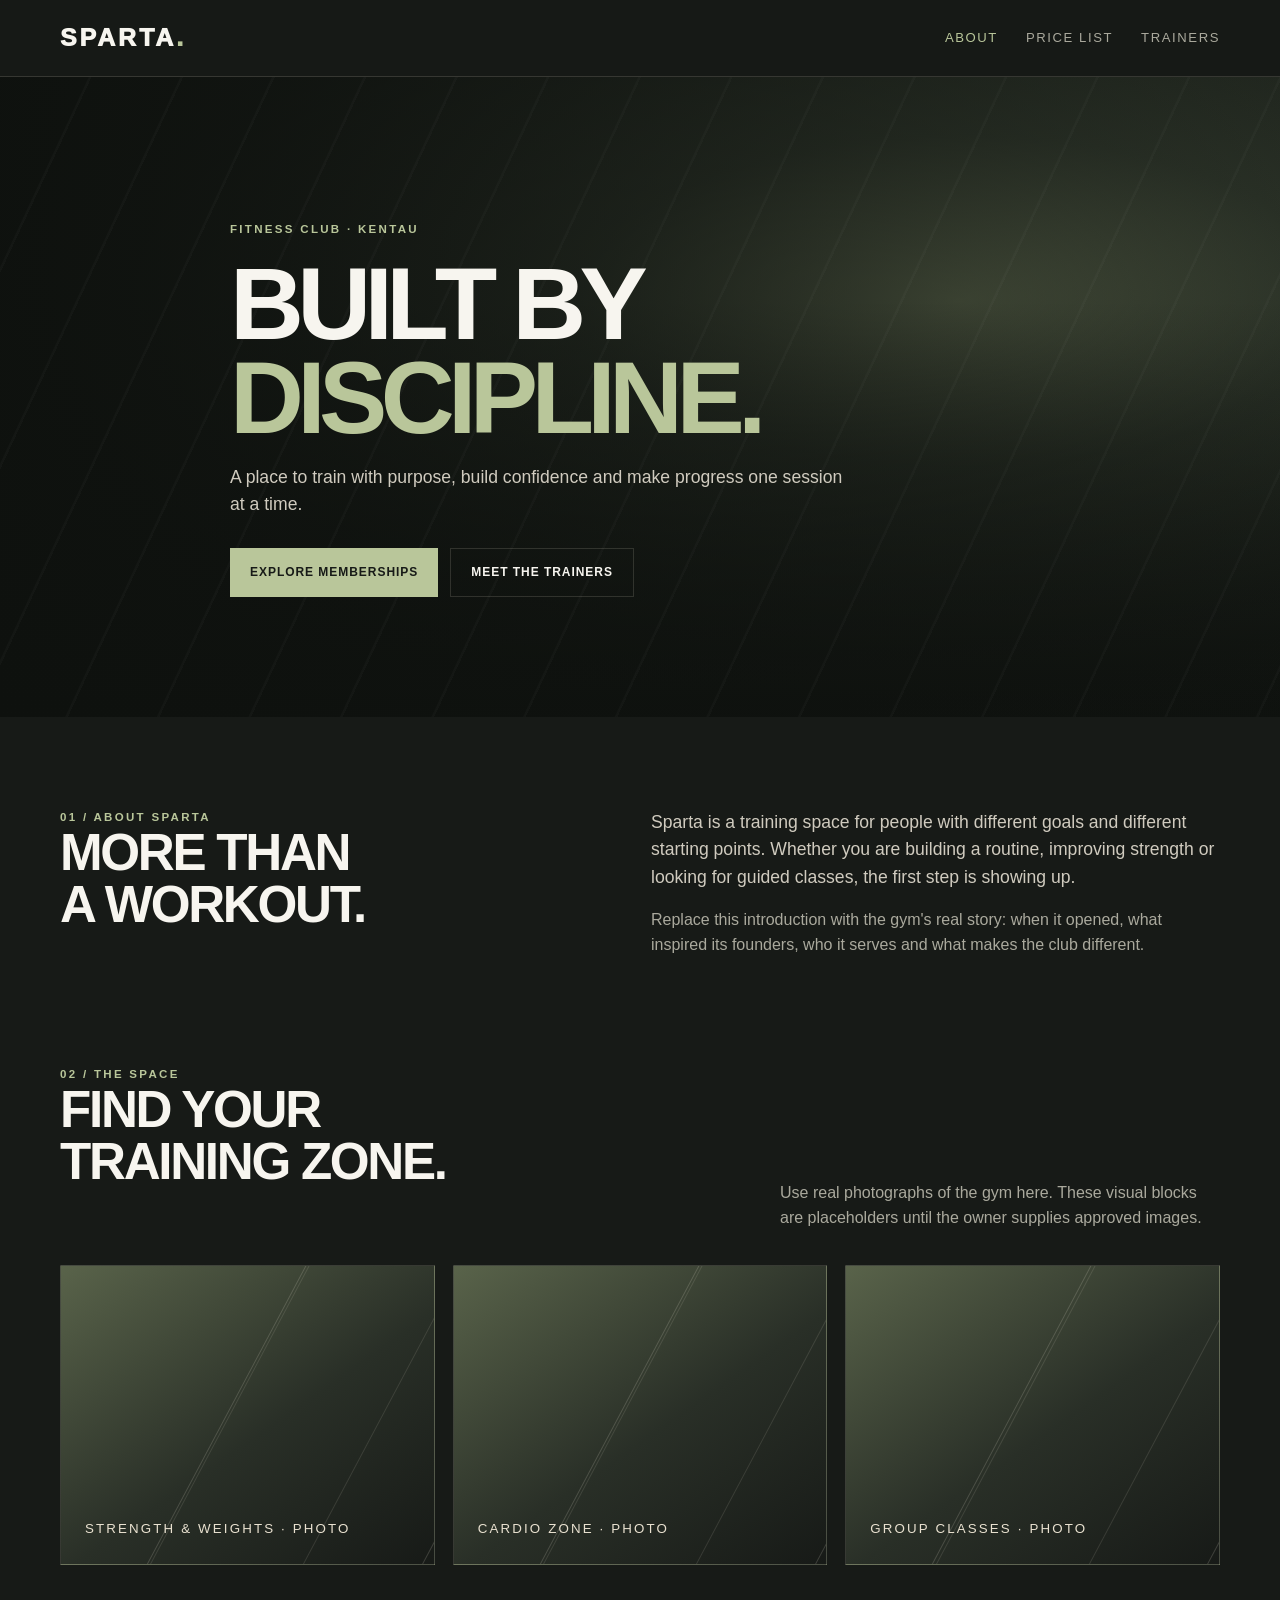
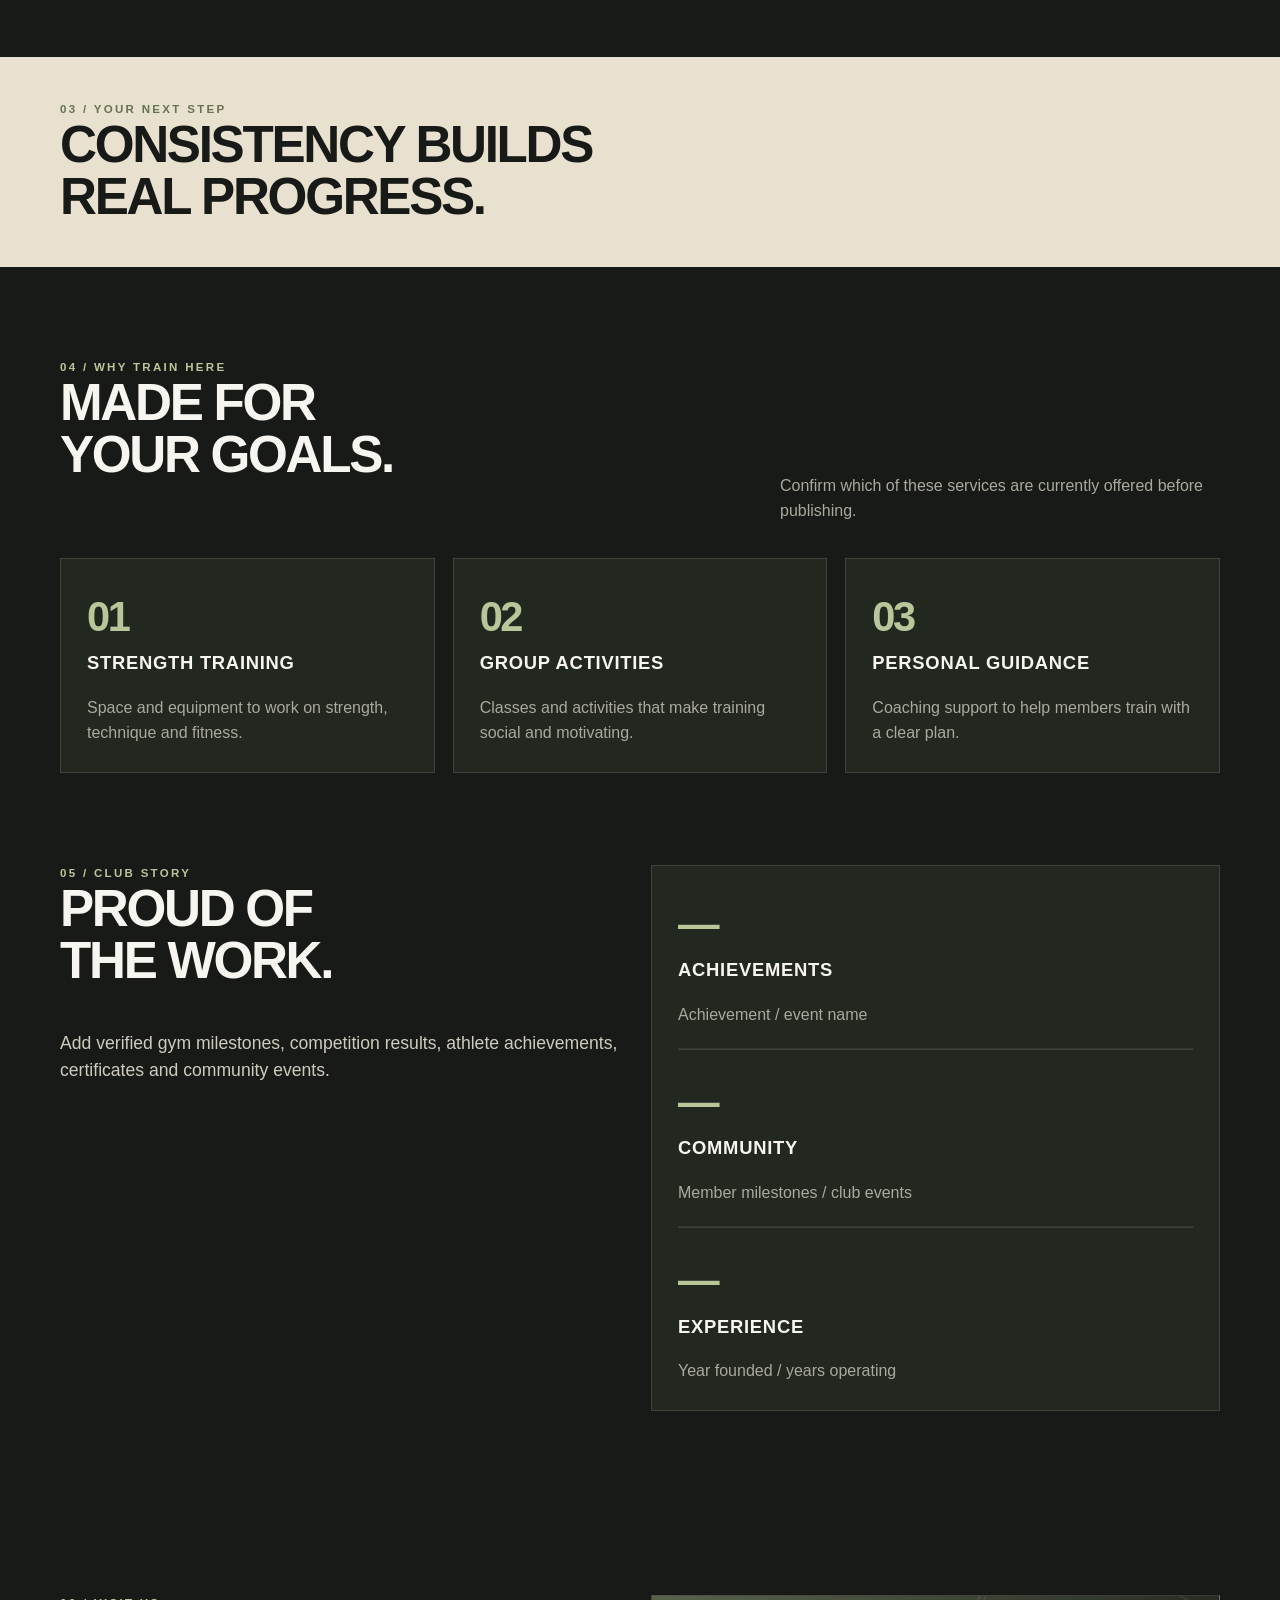
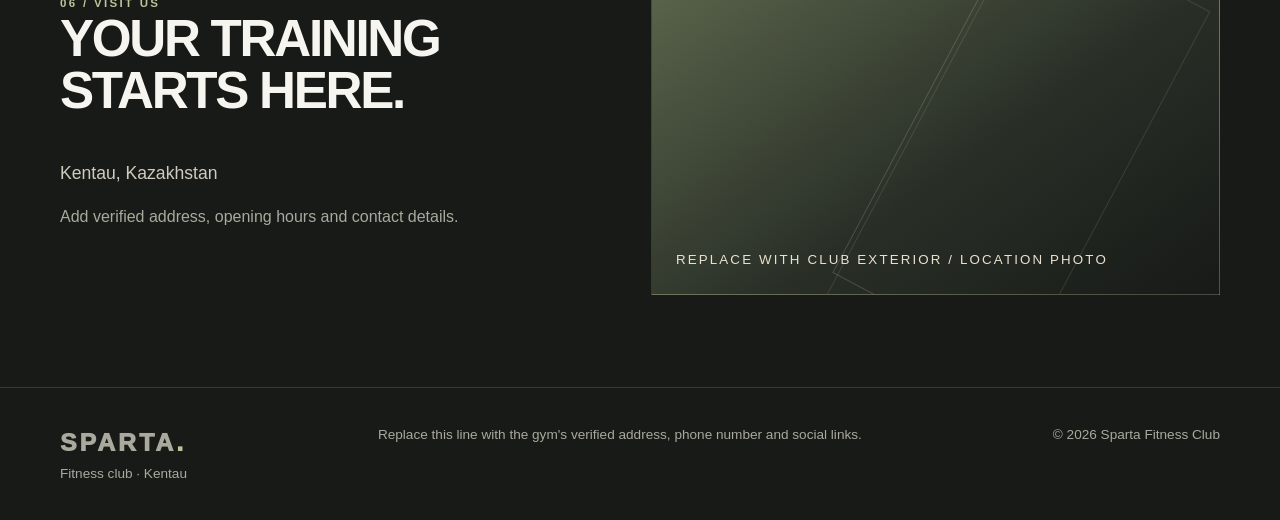
<file: index.html>
<!doctype html>
<html lang="en"><head><meta charset="utf-8"><meta name="viewport" content="width=device-width,initial-scale=1">
<title>Sparta Fitness Club | Kentau</title><meta name="description" content="Train with purpose at Sparta Fitness Club in Kentau.">
<link rel="stylesheet" href="style.css"></head><body>

<header><div class="container nav">
  <a class="logo" href="index.html">SPARTA<span>.</span></a>
  <button class="menu-toggle" aria-label="Open navigation">MENU</button>
  <nav>
    <a class="active" href="index.html">About</a>
    <a class="" href="prices.html">Price list</a>
    <a class="" href="trainers.html">Trainers</a>
  </nav>
</div></header>

<main>
<section class="hero"><div class="container hero-content">
  <div class="eyebrow">Fitness club · Kentau</div>
  <h1>BUILT BY<br><span>DISCIPLINE.</span></h1>
  <p class="lead">A place to train with purpose, build confidence and make progress one session at a time.</p>
  <div class="hero-actions"><a class="btn" href="prices.html">Explore memberships</a><a class="btn outline" href="trainers.html">Meet the trainers</a></div>
</div></section>
<section class="section"><div class="container grid-2">
  <div><div class="eyebrow">01 / About Sparta</div><h2>MORE THAN<br>A WORKOUT.</h2></div>
  <div><p class="lead">Sparta is a training space for people with different goals and different starting points. Whether you are building a routine, improving strength or looking for guided classes, the first step is showing up.</p>
  <p style="color:var(--muted)">Replace this introduction with the gym's real story: when it opened, what inspired its founders, who it serves and what makes the club different.</p></div>
</div></section>
<section class="section" style="padding-top:0"><div class="container">
  <div class="section-head"><div><div class="eyebrow">02 / The space</div><h2>FIND YOUR<br>TRAINING ZONE.</h2></div><p>Use real photographs of the gym here. These visual blocks are placeholders until the owner supplies approved images.</p></div>
  <div class="grid-3"><div class="visual"><small>Strength & weights · photo</small></div><div class="visual"><small>Cardio zone · photo</small></div><div class="visual"><small>Group classes · photo</small></div></div>
</div></section>
<section class="strip"><div class="container"><div class="eyebrow">03 / Your next step</div><h2>CONSISTENCY BUILDS<br>REAL PROGRESS.</h2></div></section>
<section class="section"><div class="container">
  <div class="section-head"><div><div class="eyebrow">04 / Why train here</div><h2>MADE FOR<br>YOUR GOALS.</h2></div><p>Confirm which of these services are currently offered before publishing.</p></div>
  <div class="grid-3">
    <article class="card"><div class="number">01</div><h3>Strength training</h3><p>Space and equipment to work on strength, technique and fitness.</p></article>
    <article class="card"><div class="number">02</div><h3>Group activities</h3><p>Classes and activities that make training social and motivating.</p></article>
    <article class="card"><div class="number">03</div><h3>Personal guidance</h3><p>Coaching support to help members train with a clear plan.</p></article>
  </div>
</div></section>
<section class="section" style="padding-top:0"><div class="container grid-2">
  <div><div class="eyebrow">05 / Club story</div><h2>PROUD OF<br>THE WORK.</h2><p class="lead">Add verified gym milestones, competition results, athlete achievements, certificates and community events.</p></div>
  <div class="card"><div class="number">—</div><h3>Achievements</h3><p>Achievement / event name</p><hr style="border-color:var(--line);margin:20px 0"><div class="number">—</div><h3>Community</h3><p>Member milestones / club events</p><hr style="border-color:var(--line);margin:20px 0"><div class="number">—</div><h3>Experience</h3><p>Year founded / years operating</p></div>
</div></section>
<section class="section"><div class="container grid-2">
  <div><div class="eyebrow">06 / Visit us</div><h2>YOUR TRAINING<br>STARTS HERE.</h2><p class="lead">Kentau, Kazakhstan</p><p style="color:var(--muted)">Add verified address, opening hours and contact details.</p></div>
  <div class="visual"><small>Replace with club exterior / location photo</small></div>
</div></section>
</main>
<footer><div class="container footer-row">
  <div><a class="logo" href="index.html">SPARTA<span>.</span></a><div>Fitness club · Kentau</div></div>
  <div>Replace this line with the gym's verified address, phone number and social links.</div>
  <div>© <span id="year"></span> Sparta Fitness Club</div>
</div></footer><script>document.getElementById('year').textContent=new Date().getFullYear()</script><script src="script.js"></script>
</body></html>
</file>
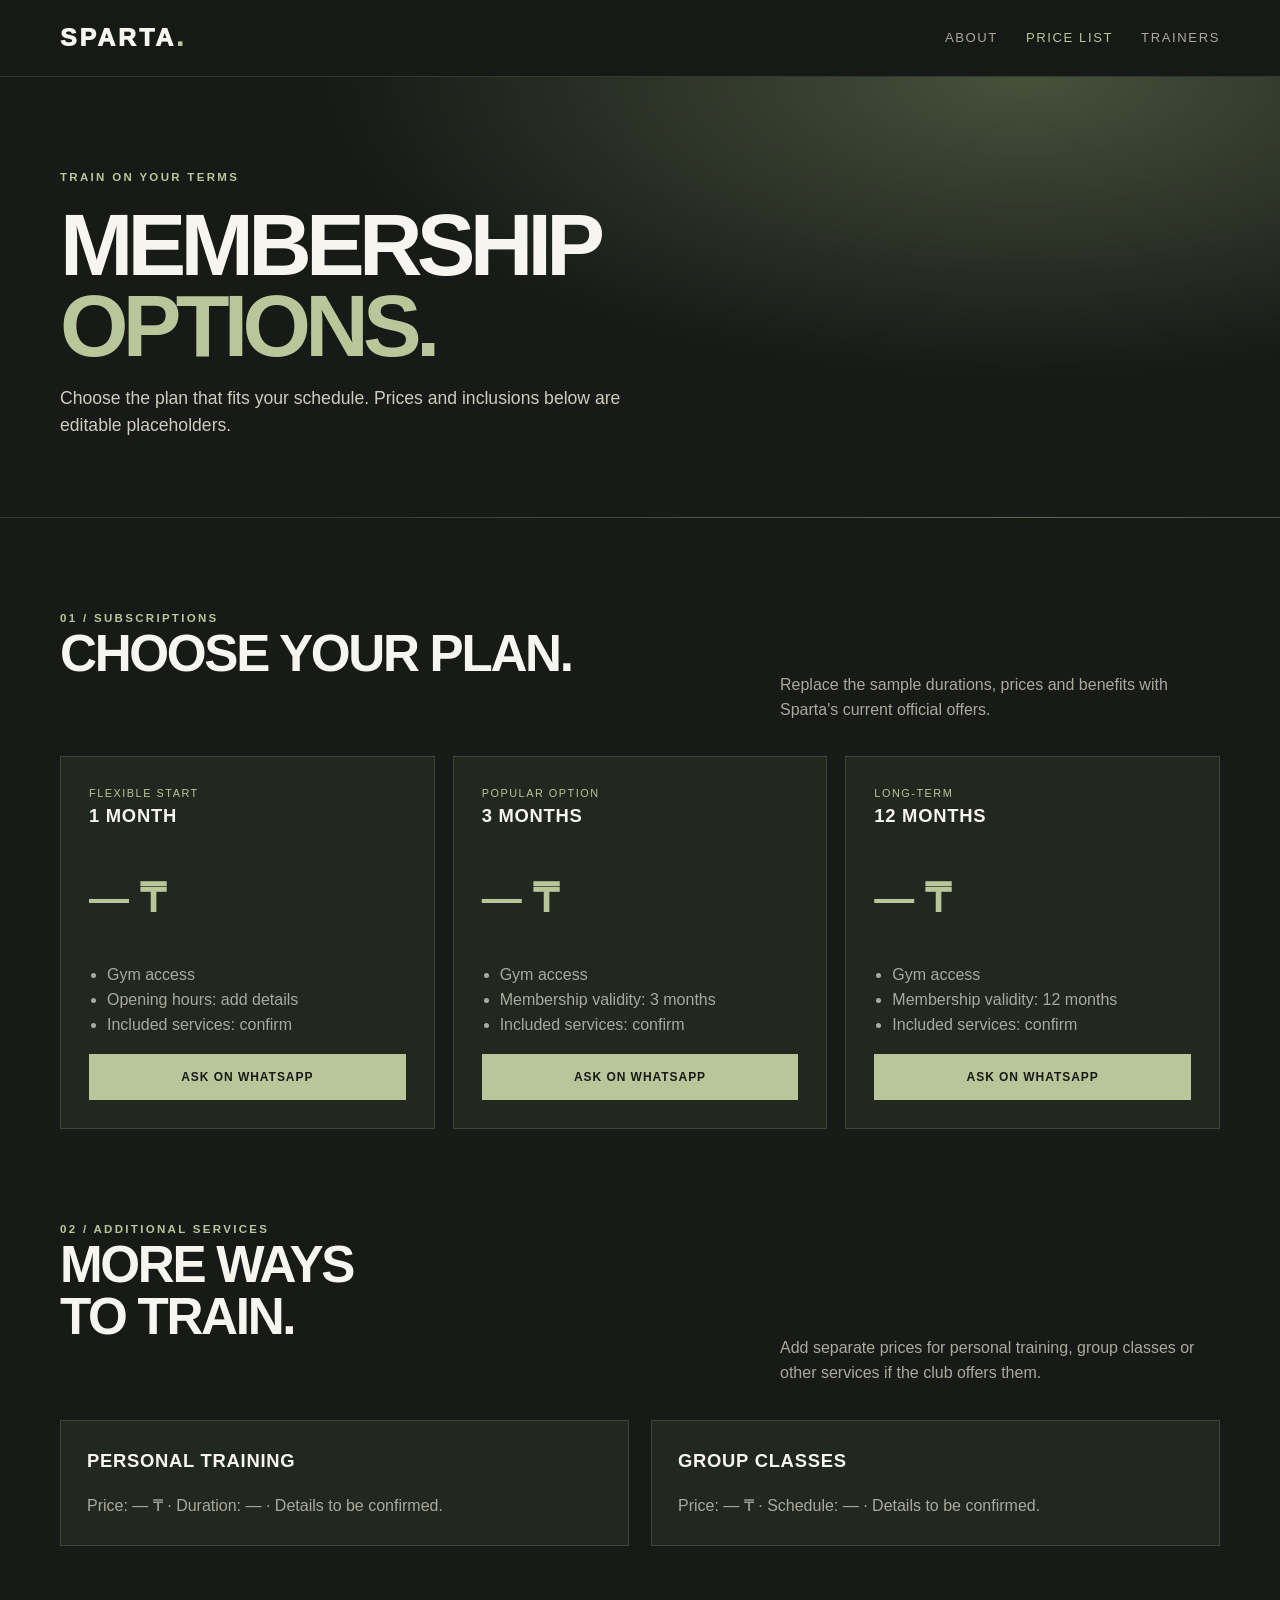
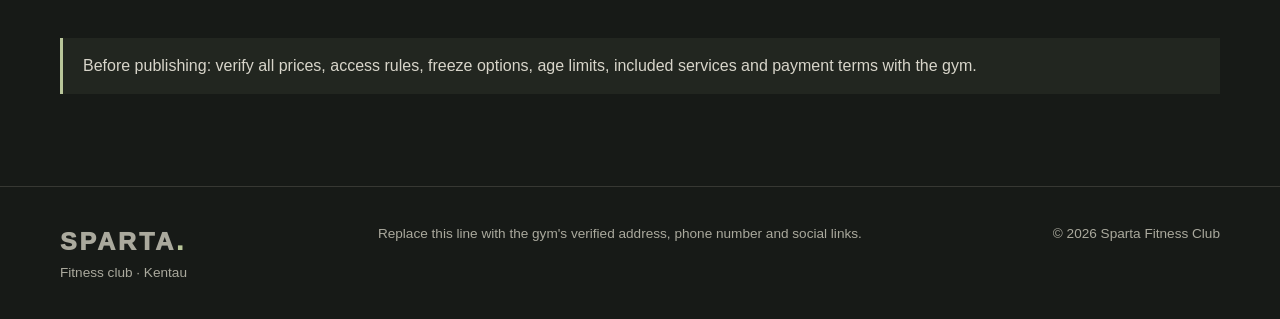
<file: prices.html>
<!doctype html>
<html lang="en"><head><meta charset="utf-8"><meta name="viewport" content="width=device-width,initial-scale=1">
<title>Memberships | Sparta Fitness Club</title><link rel="stylesheet" href="style.css"></head><body>

<header><div class="container nav">
  <a class="logo" href="index.html">SPARTA<span>.</span></a>
  <button class="menu-toggle" aria-label="Open navigation">MENU</button>
  <nav>
    <a class="" href="index.html">About</a>
    <a class="active" href="prices.html">Price list</a>
    <a class="" href="trainers.html">Trainers</a>
  </nav>
</div></header>

<main><section class="page-hero"><div class="container"><div class="eyebrow">Train on your terms</div><h1>MEMBERSHIP<br><span style="color:var(--accent)">OPTIONS.</span></h1><p class="lead">Choose the plan that fits your schedule. Prices and inclusions below are editable placeholders.</p></div></section>
<section class="section"><div class="container">
<div class="section-head"><div><div class="eyebrow">01 / Subscriptions</div><h2>CHOOSE YOUR PLAN.</h2></div><p>Replace the sample durations, prices and benefits with Sparta's current official offers.</p></div>
<div class="grid-3">
<article class="price-card"><div class="tag">Flexible start</div><h3>1 Month</h3><div class="price">— ₸</div><ul><li>Gym access</li><li>Opening hours: add details</li><li>Included services: confirm</li></ul><a class="btn" href="https://wa.me/?text=Hello%2C%20I%27m%20interested%20in%20the%201-month%20membership%20at%20Sparta.">Ask on WhatsApp</a></article>
<article class="price-card"><div class="tag">Popular option</div><h3>3 Months</h3><div class="price">— ₸</div><ul><li>Gym access</li><li>Membership validity: 3 months</li><li>Included services: confirm</li></ul><a class="btn" href="https://wa.me/?text=Hello%2C%20I%27m%20interested%20in%20the%203-month%20membership%20at%20Sparta.">Ask on WhatsApp</a></article>
<article class="price-card"><div class="tag">Long-term</div><h3>12 Months</h3><div class="price">— ₸</div><ul><li>Gym access</li><li>Membership validity: 12 months</li><li>Included services: confirm</li></ul><a class="btn" href="https://wa.me/?text=Hello%2C%20I%27m%20interested%20in%20the%2012-month%20membership%20at%20Sparta.">Ask on WhatsApp</a></article>
</div>
</div></section>
<section class="section" style="padding-top:0"><div class="container">
<div class="section-head"><div><div class="eyebrow">02 / Additional services</div><h2>MORE WAYS<br>TO TRAIN.</h2></div><p>Add separate prices for personal training, group classes or other services if the club offers them.</p></div>
<div class="grid-2"><article class="card"><h3>Personal training</h3><p>Price: — ₸ · Duration: — · Details to be confirmed.</p></article><article class="card"><h3>Group classes</h3><p>Price: — ₸ · Schedule: — · Details to be confirmed.</p></article></div>
</div></section>
<section class="section" style="padding-top:0"><div class="container note">Before publishing: verify all prices, access rules, freeze options, age limits, included services and payment terms with the gym.</div></section>
</main>
<footer><div class="container footer-row">
  <div><a class="logo" href="index.html">SPARTA<span>.</span></a><div>Fitness club · Kentau</div></div>
  <div>Replace this line with the gym's verified address, phone number and social links.</div>
  <div>© <span id="year"></span> Sparta Fitness Club</div>
</div></footer><script>document.getElementById('year').textContent=new Date().getFullYear()</script><script src="script.js"></script>
</body></html>
</file>
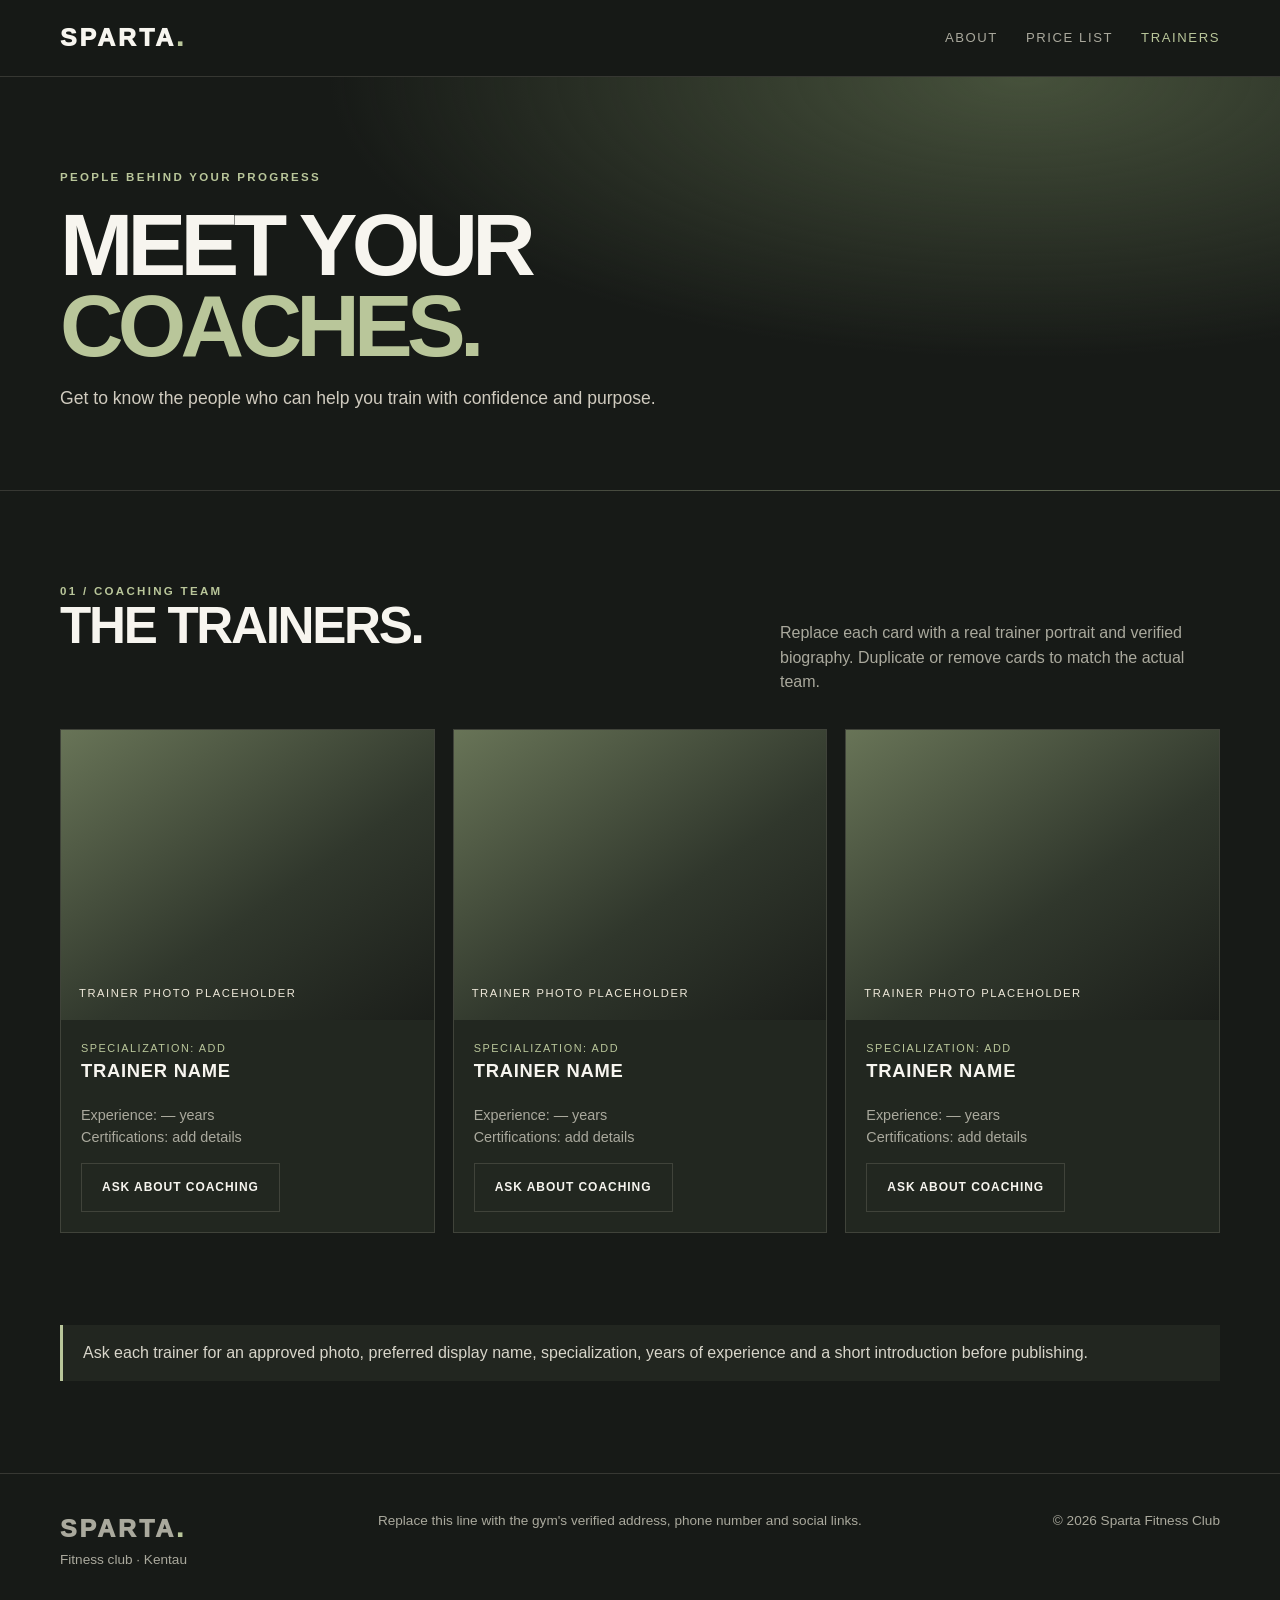
<file: trainers.html>
<!doctype html>
<html lang="en"><head><meta charset="utf-8"><meta name="viewport" content="width=device-width,initial-scale=1">
<title>Trainers | Sparta Fitness Club</title><link rel="stylesheet" href="style.css"></head><body>

<header><div class="container nav">
  <a class="logo" href="index.html">SPARTA<span>.</span></a>
  <button class="menu-toggle" aria-label="Open navigation">MENU</button>
  <nav>
    <a class="" href="index.html">About</a>
    <a class="" href="prices.html">Price list</a>
    <a class="active" href="trainers.html">Trainers</a>
  </nav>
</div></header>

<main><section class="page-hero"><div class="container"><div class="eyebrow">People behind your progress</div><h1>MEET YOUR<br><span style="color:var(--accent)">COACHES.</span></h1><p class="lead">Get to know the people who can help you train with confidence and purpose.</p></div></section>
<section class="section"><div class="container">
<div class="section-head"><div><div class="eyebrow">01 / Coaching team</div><h2>THE TRAINERS.</h2></div><p>Replace each card with a real trainer portrait and verified biography. Duplicate or remove cards to match the actual team.</p></div>
<div class="grid-3">
<article class="trainer-card"><div class="trainer-photo">Trainer photo placeholder</div><div class="trainer-info"><div class="tag">Specialization: add</div><h3>Trainer name</h3><p>Experience: — years<br>Certifications: add details</p><a class="btn outline" href="https://wa.me/?text=Hello%2C%20I%27d%20like%20to%20ask%20about%20training%20with%20a%20Sparta%20coach.">Ask about coaching</a></div></article>
<article class="trainer-card"><div class="trainer-photo">Trainer photo placeholder</div><div class="trainer-info"><div class="tag">Specialization: add</div><h3>Trainer name</h3><p>Experience: — years<br>Certifications: add details</p><a class="btn outline" href="https://wa.me/?text=Hello%2C%20I%27d%20like%20to%20ask%20about%20training%20with%20a%20Sparta%20coach.">Ask about coaching</a></div></article>
<article class="trainer-card"><div class="trainer-photo">Trainer photo placeholder</div><div class="trainer-info"><div class="tag">Specialization: add</div><h3>Trainer name</h3><p>Experience: — years<br>Certifications: add details</p><a class="btn outline" href="https://wa.me/?text=Hello%2C%20I%27d%20like%20to%20ask%20about%20training%20with%20a%20Sparta%20coach.">Ask about coaching</a></div></article>
</div>
</div></section>
<section class="section" style="padding-top:0"><div class="container note">Ask each trainer for an approved photo, preferred display name, specialization, years of experience and a short introduction before publishing.</div></section>
</main>
<footer><div class="container footer-row">
  <div><a class="logo" href="index.html">SPARTA<span>.</span></a><div>Fitness club · Kentau</div></div>
  <div>Replace this line with the gym's verified address, phone number and social links.</div>
  <div>© <span id="year"></span> Sparta Fitness Club</div>
</div></footer><script>document.getElementById('year').textContent=new Date().getFullYear()</script><script src="script.js"></script>
</body></html>
</file>
<file: style.css>
:root{
  --ink:#171a17; --panel:#222720; --sand:#e9e1d0; --muted:#aaa99d;
  --accent:#b9c69a; --line:rgba(233,225,208,.15); --white:#f7f5ef;
  --max:1160px;
}
*{box-sizing:border-box}
html{scroll-behavior:smooth}
body{margin:0;background:var(--ink);color:var(--white);font-family:Inter,Arial,sans-serif;line-height:1.55}
a{color:inherit;text-decoration:none}
img{max-width:100%;display:block}
.container{width:min(var(--max),calc(100% - 40px));margin:auto}
header{position:sticky;top:0;z-index:20;background:rgba(23,26,23,.94);backdrop-filter:blur(12px);border-bottom:1px solid var(--line)}
.nav{min-height:76px;display:flex;align-items:center;justify-content:space-between;gap:24px}
.logo{font-size:1.55rem;font-weight:950;letter-spacing:.12em}.logo span{color:var(--accent)}
nav{display:flex;gap:28px;align-items:center}
nav a{font-size:.82rem;text-transform:uppercase;letter-spacing:.12em;color:var(--muted)}
nav a:hover,nav a.active{color:var(--accent)}
.menu-toggle{display:none;background:none;border:1px solid var(--line);color:var(--white);padding:9px 12px}
.eyebrow{color:var(--accent);font-size:.72rem;letter-spacing:.2em;text-transform:uppercase;font-weight:800}
h1,h2,h3,p{margin-top:0}
h1{font-size:clamp(3rem,8vw,6.7rem);line-height:.92;letter-spacing:-.065em;text-transform:uppercase;margin:18px 0}
h2{font-size:clamp(2rem,4vw,3.5rem);line-height:1.02;letter-spacing:-.045em;text-transform:uppercase}
h3{font-size:1.15rem;text-transform:uppercase;letter-spacing:.04em}
.lead{font-size:1.1rem;color:#d0cbbf;max-width:620px}
.btn{display:inline-flex;align-items:center;justify-content:center;padding:14px 20px;background:var(--accent);color:var(--ink);font-weight:850;text-transform:uppercase;letter-spacing:.08em;font-size:.75rem;border:0}
.btn.outline{background:transparent;color:var(--white);border:1px solid var(--line)}
.hero{min-height:640px;display:flex;align-items:end;position:relative;overflow:hidden;background:
 linear-gradient(90deg,rgba(14,17,14,.96),rgba(14,17,14,.52) 62%,rgba(14,17,14,.22)),
 linear-gradient(0deg,rgba(14,17,14,.92),transparent 65%),
 radial-gradient(ellipse at 75% 35%,#59634a 0%,#30382c 28%,#1c211b 62%,#151815 100%)}
.hero:after{content:"";position:absolute;inset:0;background:repeating-linear-gradient(115deg,transparent 0 80px,rgba(255,255,255,.025) 81px 83px);pointer-events:none}
.hero-content{position:relative;z-index:1;padding:100px 0 76px;max-width:820px}
.hero h1 span{color:var(--accent)}
.hero-actions{display:flex;gap:12px;flex-wrap:wrap;margin-top:30px}
.section{padding:92px 0}
.section-head{display:flex;justify-content:space-between;align-items:end;gap:30px;margin-bottom:34px}
.section-head p{max-width:440px;color:var(--muted);margin:0}
.grid-2{display:grid;grid-template-columns:1fr 1fr;gap:22px}
.grid-3{display:grid;grid-template-columns:repeat(3,1fr);gap:18px}
.visual{min-height:300px;background:linear-gradient(145deg,#59634a,#292f27 55%,#171a17);border:1px solid var(--line);position:relative;overflow:hidden;display:flex;align-items:end;padding:24px}
.visual:before{content:"";position:absolute;width:65%;height:150%;right:-12%;top:-20%;border:1px solid rgba(233,225,208,.18);transform:rotate(28deg)}
.visual:after{content:"";position:absolute;width:36%;height:150%;right:18%;top:-20%;border:1px solid rgba(233,225,208,.12);transform:rotate(28deg)}
.visual small{position:relative;z-index:1;color:var(--sand);letter-spacing:.16em;text-transform:uppercase}
.card{background:var(--panel);border:1px solid var(--line);padding:26px}
.card p{color:var(--muted);margin-bottom:0}
.number{font-size:2.6rem;font-weight:900;color:var(--accent);letter-spacing:-.06em}
.strip{background:var(--sand);color:var(--ink);padding:44px 0}
.strip .eyebrow{color:#66734f}
.strip h2{max-width:700px;margin-bottom:0}
.page-hero{padding:92px 0 60px;background:radial-gradient(ellipse at 80% 0%,#46513b,transparent 48%),#171a17;border-bottom:1px solid var(--line)}
.page-hero h1{font-size:clamp(3rem,7vw,5.5rem)}
.price-card{background:var(--panel);border:1px solid var(--line);padding:28px;display:flex;flex-direction:column;min-height:280px}
.price{font-size:2.5rem;font-weight:900;color:var(--accent);margin:18px 0}
.price-card ul{padding-left:18px;color:var(--muted);flex:1}
.tag{font-size:.68rem;letter-spacing:.14em;text-transform:uppercase;color:var(--accent)}
.trainer-photo{height:290px;background:linear-gradient(145deg,#687457,#30372c 58%,#1b1e1a);display:flex;align-items:end;padding:18px;color:#eee8d9;font-size:.7rem;letter-spacing:.14em;text-transform:uppercase}
.trainer-card{background:var(--panel);border:1px solid var(--line)}
.trainer-info{padding:20px}
.trainer-info p{color:var(--muted);font-size:.9rem}
.note{border-left:3px solid var(--accent);padding:16px 20px;background:rgba(185,198,154,.07);color:#d8d5ca}
footer{border-top:1px solid var(--line);padding:36px 0;color:var(--muted);font-size:.85rem}
.footer-row{display:flex;justify-content:space-between;gap:20px;flex-wrap:wrap}
@media(max-width:760px){
 .nav{min-height:68px}.menu-toggle{display:block}
 nav{display:none;position:absolute;top:68px;left:0;right:0;background:var(--ink);padding:20px;flex-direction:column;align-items:flex-start;border-bottom:1px solid var(--line)}
 nav.open{display:flex}.hero{min-height:570px}.hero-content{padding:80px 0 55px}
 .section{padding:66px 0}.section-head{display:block}.section-head p{margin-top:14px}
 .grid-2,.grid-3{grid-template-columns:1fr}.visual{min-height:230px}
}
</file>
